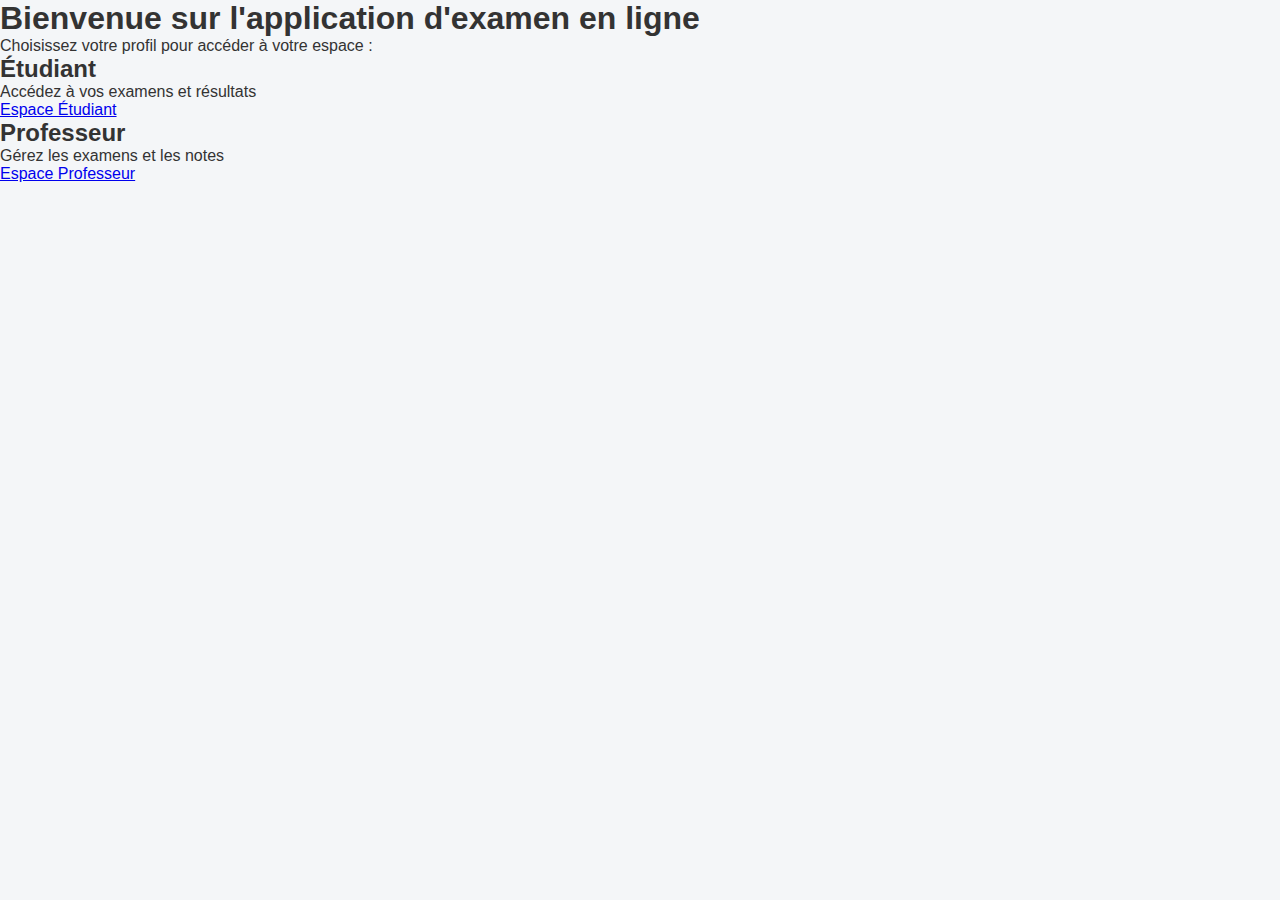
<file: index.html>
<!DOCTYPE html>
<html lang="fr">
<head>
    <meta charset="UTF-8">
    <meta name="viewport" content="width=device-width, initial-scale=1.0">
    <title>Portail Examen en Ligne</title>
    <link rel="stylesheet" href="index.css">
</head>
<body>

    <div class="main-container">
        <h1>Bienvenue sur l'application d'examen en ligne</h1>
        <p>Choisissez votre profil pour accéder à votre espace :</p>

        <div class="user-selection">
            <div class="user-card">
                <h2>Étudiant</h2>
                <p>Accédez à vos examens et résultats</p>
                <a href="index-form(étudiant).html" class="btn">Espace Étudiant</a>
            </div>

            <div class="user-card">
                <h2>Professeur</h2>
                <p>Gérez les examens et les notes</p>
                <a href="index-form(prof).html" class="btn">Espace Professeur</a>
            </div>
        </div>
    </div>
    <script src="index.js"></script>

</body>
</html>
</file>
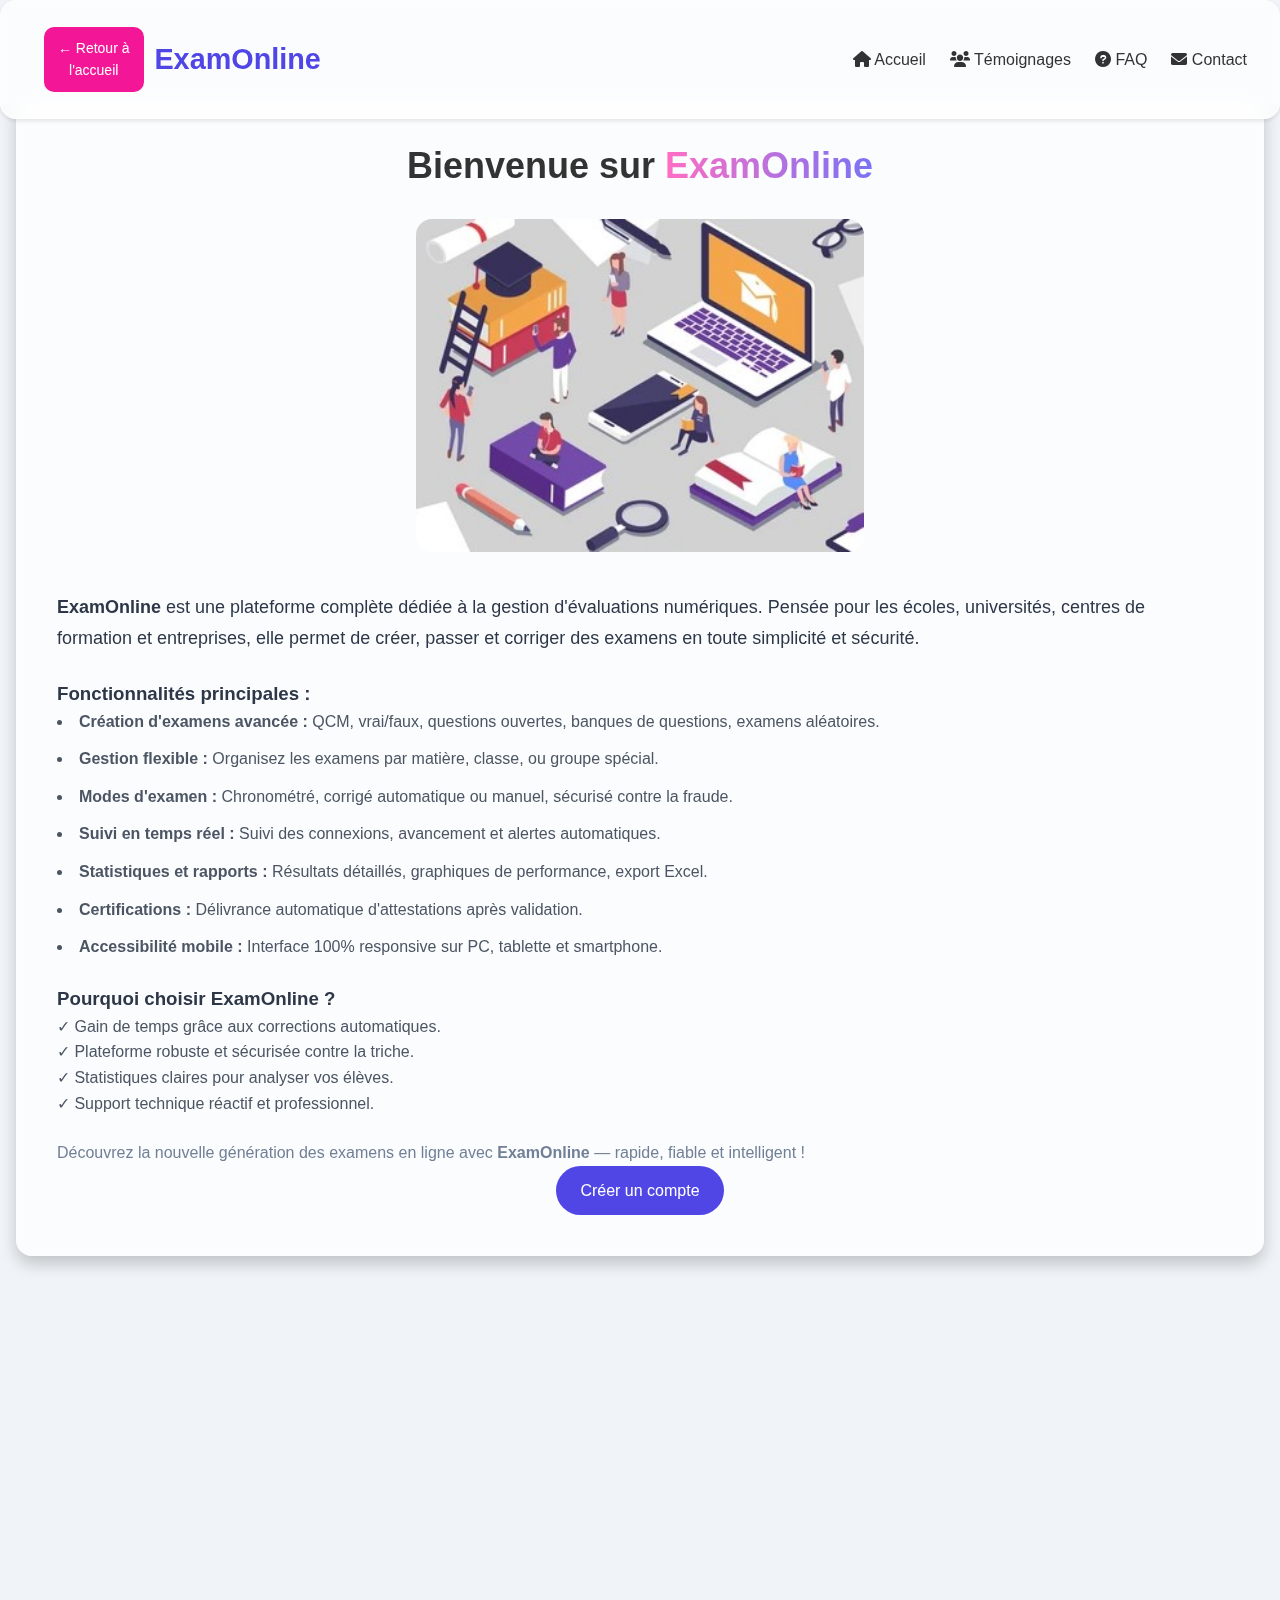
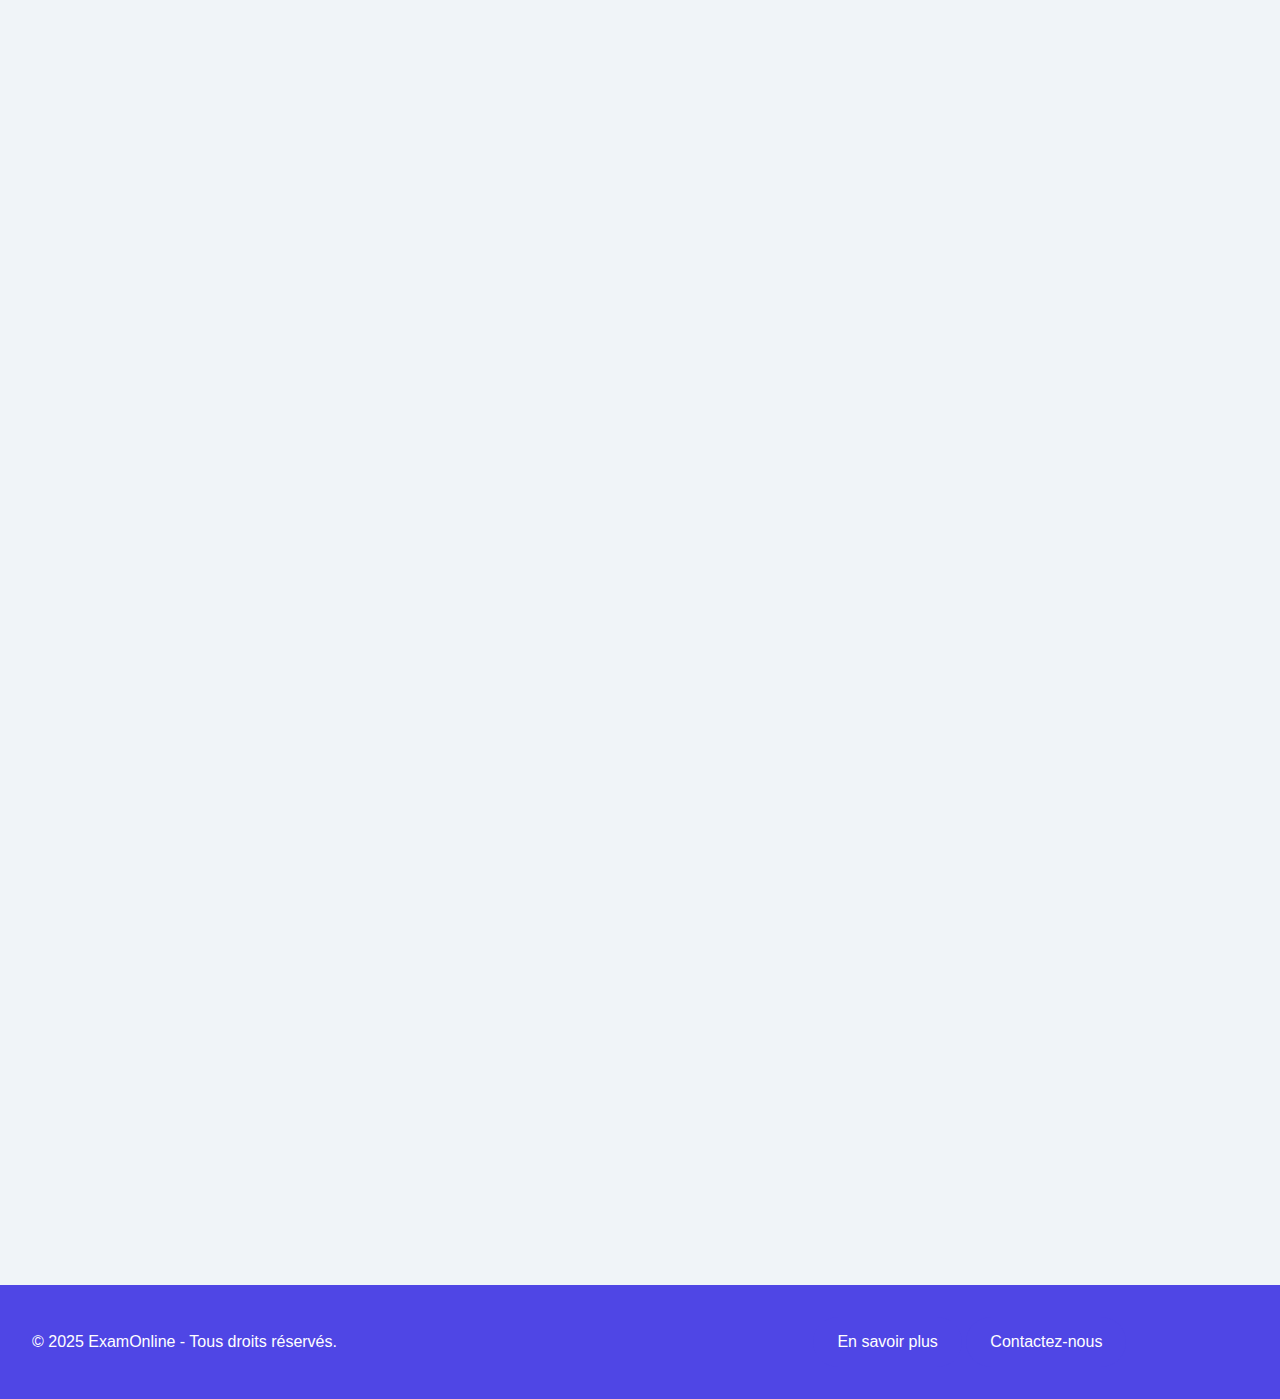
<file: description.html>
<!DOCTYPE html>
<html lang="fr">
<head>
  <meta charset="UTF-8">
  <meta name="viewport" content="width=device-width, initial-scale=1">
  <title>ExamOnline - Plateforme d'Examens en Ligne</title>

  <!-- FontAwesome pour les icônes -->
  <link rel="stylesheet" href="https://cdnjs.cloudflare.com/ajax/libs/font-awesome/6.0.0-beta3/css/all.min.css">
  <link rel="icon" href="img/logo.app.png" type="image/x-icon">
  <style>
    /* --- CSS intégré --- */

    /* Reset */
    * {
      margin: 0;
      padding: 0;
      box-sizing: border-box;
    }

    html {
      scroll-behavior: smooth;
    }

    body {
      font-family: 'Poppins', sans-serif;
      background: #f0f4f8;
      color: #333;
      line-height: 1.6;
    }

    /* Navbar */
    .navbar {
      position: fixed;
      width: 100%;
      top: 0;
      left: 0;
      background: rgba(255, 255, 255, 0.9);
      padding: 1rem 2rem;
      display: flex;
      justify-content: center;
      align-items: center;
      z-index: 1000;
      backdrop-filter: blur(10px);
      box-shadow: 0 2px 4px rgba(0, 0, 0, 0.1);
    }

    .container {
      width: 90%;
      max-width: 1200px;
      display: flex;
      justify-content: space-between;
      align-items: center;
    }

    .logo {
      font-size: 1.8rem;
      font-weight: bold;
      color: #4f46e5;
    }
    

    .nav-links {
      display: flex;
      gap: 1.5rem;
      list-style: none;
    }
/* Style du lien en bloc */
.btn-back {
  display: inline-block; /* Permet de le rendre comme un bloc, mais sur une seule ligne */
  background:rgb(243, 23, 151); /* Couleur de fond */
  color: #fff; /* Couleur du texte */
  padding: 10px 10px; /* Espacement interne */
  border-radius: 10px; /* Bordure arrondie */
  text-decoration: none; /* Enlève le soulignement */
  font-size: 14px; /* Taille du texte */
  text-align: center; /* Centre le texte à l'intérieur du lien */
  width: 50%; /* Prend toute la largeur disponible */
  max-width: 100px; /* Limite la largeur à 300px si nécessaire */
  margin: 10px auto; /* Ajoute de l'espace autour du lien et le centre horizontalement */
  transition: background 0.3s ease; /* Animation de changement de couleur */
}

/* Effet au survol du lien */
.btn-back:hover {
  background: #4338ca; /* Couleur de fond au survol */
}

    .nav-links a {
      color: #333;
      text-decoration: none;
      font-weight: 500;
      transition: color 0.3s;
    }

    .nav-links a:hover {
      color: #4f46e5;
    }

    /* Sections */
    section {
      padding: 4rem 2rem;
    }

    .bg-white {
      background: white;
    }

    .glass-effect {
      background: rgba(255, 255, 255, 0.7);
      backdrop-filter: blur(8px);
      border: 1px solid rgba(255, 255, 255, 0.3);
      border-radius: 1rem;
    }

    .rounded-xl {
      border-radius: 1rem;
    }

    .shadow-xl {
      box-shadow: 0 8px 16px rgba(0, 0, 0, 0.2);
    }

    .text-center {
      text-align: center;
    }

    .p-10 {
      padding: 2.5rem;
    }

    .mx-4 {
      margin-left: 1rem;
      margin-right: 1rem;
    }

    .mt-24 {
      margin-top: 6rem;
    }

    .flex {
      display: flex;
    }

    .flex-col {
      flex-direction: column;
    }

    .lg\\:flex-row {
      flex-direction: row;
    }

    .items-center {
      align-items: center;
    }

    .gap-10 {
      gap: 2.5rem;
    }

    .max-w-md {
      max-width: 28rem;
    }

    .w-full {
      width: 100%;
    }

    .text-lg {
      font-size: 1.125rem;
    }

    .leading-relaxed {
      line-height: 1.75;
    }

    .text-4xl {
      font-size: 2.25rem;
    }

    .font-semibold {
      font-weight: 600;
    }

    .mb-6 {
      margin-bottom: 1.5rem;
    }

    .space-y-3 > * + * {
      margin-top: 0.75rem;
    }

    .text-gray-700 {
      color: #4b5563;
    }

    .text-gray-600 {
      color: #718096;
    }

    .text-gray-800 {
      color: #2d3748;
    }

    .btn-primary {
      display: inline-block;
      background: #4f46e5;
      color: white;
      padding: 0.75rem 1.5rem;
      border-radius: 9999px;
      font-size: 1rem;
      transition: background 0.3s;
      text-decoration: none;
    }

    .btn-primary:hover {
      background: #3730a3;
    }

    .list-disc {
      list-style-type: disc;
    }

    .list-inside {
      list-style-position: inside;
    }

    /* Rainbow Text */
    .rainbow-text {
      background: linear-gradient(90deg, #ff6ec4, #7873f5);
      -webkit-background-clip: text;
      -webkit-text-fill-color: transparent;
    }

    /* Footer */
    .footer {
      margin-top: 4rem;
      padding: 2rem;
      background: #4f46e5;
      color: white;
      text-align: center;
    }

    /* Animation de Fade-in */
    section {
      opacity: 0;
      transform: translateY(30px);
      transition: opacity 1s ease, transform 1s ease;
    }

    section.fade-in {
      opacity: 1;
      transform: translateY(0);
    }

    /* Responsive */
    @media (max-width: 768px) {
      .flex {
        flex-direction: column;
      }
    }
  </style>
</head>

<body>

  <!-- Navbar -->
  <header class="navbar glass-effect"> 
    <a href="index.html" class="btn-back">← Retour à l'accueil</a>

    <div class="container">
      <h1 class="logo">ExamOnline</h1>
      <nav>
        <ul class="nav-links">
          <li><a href="#presentation"><i class="fas fa-home"></i> Accueil</a></li>
          <li><a href="#testimonials"><i class="fas fa-users"></i> Témoignages</a></li>
          <li><a href="#faq"><i class="fas fa-question-circle"></i> FAQ</a></li>
          <li><a href="#contact-form"><i class="fas fa-envelope"></i> Contact</a></li>
        </ul>
      </nav>
    </div>
  </header>

  <!-- Présentation -->
  <section id="presentation" class="p-10 bg-white glass-effect rounded-xl shadow-xl mx-4 mt-24">
    <h2 class="text-4xl font-semibold mb-6 text-center">
      Bienvenue sur <span class="rainbow-text">ExamOnline</span>
    </h2>

    <div class="flex flex-col lg:flex-row items-center gap-10">
      <img src="img/img_6.jpg" alt="Présentation de ExamOnline" class="rounded-xl shadow-lg w-full max-w-md">
      
      <div class="text-gray-800">
        <p class="text-lg leading-relaxed mb-6">
          <strong>ExamOnline</strong> est une plateforme complète dédiée à la gestion d'évaluations numériques. Pensée pour les écoles, universités, centres de formation et entreprises, elle permet de créer, passer et corriger des examens en toute simplicité et sécurité.
        </p>

        <h3 class="text-2xl font-semibold mb-4">Fonctionnalités principales :</h3>
        <ul class="list-disc list-inside space-y-3 mb-6 text-gray-700">
          <li><strong>Création d'examens avancée :</strong> QCM, vrai/faux, questions ouvertes, banques de questions, examens aléatoires.</li>
          <li><strong>Gestion flexible :</strong> Organisez les examens par matière, classe, ou groupe spécial.</li>
          <li><strong>Modes d'examen :</strong> Chronométré, corrigé automatique ou manuel, sécurisé contre la fraude.</li>
          <li><strong>Suivi en temps réel :</strong> Suivi des connexions, avancement et alertes automatiques.</li>
          <li><strong>Statistiques et rapports :</strong> Résultats détaillés, graphiques de performance, export Excel.</li>
          <li><strong>Certifications :</strong> Délivrance automatique d'attestations après validation.</li>
          <li><strong>Accessibilité mobile :</strong> Interface 100% responsive sur PC, tablette et smartphone.</li>
        </ul>

        <h3 class="text-2xl font-semibold mb-4">Pourquoi choisir ExamOnline ?</h3>
        <p class="text-md text-gray-700 mb-2">✓ Gain de temps grâce aux corrections automatiques.</p>
        <p class="text-md text-gray-700 mb-2">✓ Plateforme robuste et sécurisée contre la triche.</p>
        <p class="text-md text-gray-700 mb-2">✓ Statistiques claires pour analyser vos élèves.</p>
        <p class="text-md text-gray-700 mb-6">✓ Support technique réactif et professionnel.</p>

        <p class="text-md text-gray-600 italic">
          Découvrez la nouvelle génération des examens en ligne avec <strong>ExamOnline</strong> — rapide, fiable et intelligent !
        </p>

        <div class="mt-6 text-center">
          <a href="home.html" class="btn-primary">Créer un compte</a>
        </div>
      </div>
    </div>
  </section>

  <!-- Section Témoignages -->
  <section id="testimonials" class="p-10 mt-24 bg-white glass-effect rounded-xl shadow-xl mx-4">
    <h2 class="text-4xl font-semibold mb-6 text-center">
      Ce que nos utilisateurs disent
    </h2>

    <div class="flex flex-col lg:flex-row items-center gap-10">
      <div class="max-w-md text-center">
        <p class="text-lg text-gray-700 mb-4">"ExamOnline a simplifié notre gestion d'examens, et la correction automatique nous fait gagner un temps précieux."</p>
        <strong class="text-xl">Jean Dupont</strong>
        <p class="text-gray-600">Professeur à l'Université de Paris</p>
      </div>

      <div class="max-w-md text-center">
        <p class="text-lg text-gray-700 mb-4">"Une plateforme intuitive, sécurisée et fiable. Les statistiques détaillées nous aident à mieux suivre nos étudiants."</p>
        <strong class="text-xl">Marie Lemoine</strong>
        <p class="text-gray-600">Responsable pédagogique chez ABC Formation</p>
      </div>
    </div>
  </section>

  <!-- Section FAQ -->
  <section id="faq" class="p-10 mt-24 bg-gray-100 rounded-xl shadow-xl mx-4">
    <h2 class="text-4xl font-semibold mb-6 text-center">
      Questions Fréquentes
    </h2>

    <div class="space-y-6">
      <div>
        <h3 class="text-2xl font-semibold">Comment créer un examen ?</h3>
        <p class="text-lg text-gray-700">Vous pouvez facilement créer un examen en sélectionnant des types de questions, en définissant un temps limite et en ajoutant des instructions pour vos étudiants.</p>
      </div>
      <div>
        <h3 class="text-2xl font-semibold">Est-ce que la plateforme est sécurisée ?</h3>
        <p class="text-lg text-gray-700">Oui, notre plateforme utilise des protocoles de sécurité avancés pour protéger vos données et prévenir la fraude pendant les examens.</p>
      </div>
      <div>
        <h3 class="text-2xl font-semibold">Puis-je suivre l'avancement des étudiants pendant l'examen ?</h3>
        <p class="text-lg text-gray-700">Oui, vous pouvez suivre en temps réel l'avancement des étudiants et être alerté en cas de problème.</p>
      </div>
    </div>
  </section>

  <!-- Formulaire de Contact -->
  <section id="contact-form" class="p-10 mt-24 bg-white glass-effect rounded-xl shadow-xl mx-4">
    <h2 class="text-4xl font-semibold mb-6 text-center">
      Contactez-nous
    </h2>

    <form action="#" method="POST" class="space-y-6">
      <div>
        <label for="name" class="text-lg text-gray-700">Votre nom :</label>
        <input type="text" id="name" name="name" class="w-full p-3 border rounded-xl shadow-sm" required>
      </div>

      <div>
        <label for="email" class="text-lg text-gray-700">Votre email :</label>
        <input type="email" id="email" name="email" class="w-full p-3 border rounded-xl shadow-sm" required>
      </div>

      <div>
        <label for="message" class="text-lg text-gray-700">Votre message :</label>
        <textarea id="message" name="message" class="w-full p-3 border rounded-xl shadow-sm" rows="5" required></textarea>
      </div>

      <div class="text-center">
        <button type="submit" class="btn-primary">Envoyer le message</button>
      </div>
    </form>
  </section>

  <!-- Footer -->
  <footer id="contact" class="footer">
    <div class="container">
      <p>© 2025 ExamOnline - Tous droits réservés.</p>
      <div class="mt-4">
        <a href="index.html" class="btn-primary mx-2">En savoir plus</a>
        <a href="index.html" class="btn-primary mx-2">Contactez-nous</a>
      </div>
    </div>
  </footer>

  <!-- JavaScript intégré -->
  <script>
    document.addEventListener('DOMContentLoaded', () => {
      const sections = document.querySelectorAll('section');

      const observer = new IntersectionObserver((entries) => {
        entries.forEach(entry => {
          if (entry.isIntersecting) {
            entry.target.classList.add('fade-in');
          }
        });
      }, { threshold: 0.5 });

      sections.forEach(section => {
        observer.observe(section);
      });

      // Smooth scroll for nav links
      const navLinks = document.querySelectorAll('.nav-links a');

      navLinks.forEach(link => {
        link.addEventListener('click', (event) => {
          event.preventDefault();
          const targetId = event.target.getAttribute('href').substring(1);
          const targetElement = document.getElementById(targetId);
          window.scrollTo({
            top: targetElement.offsetTop - 80, 
            behavior: 'smooth'
          });
        });
      });
    });
  </script>
</body>
</html>
</file>
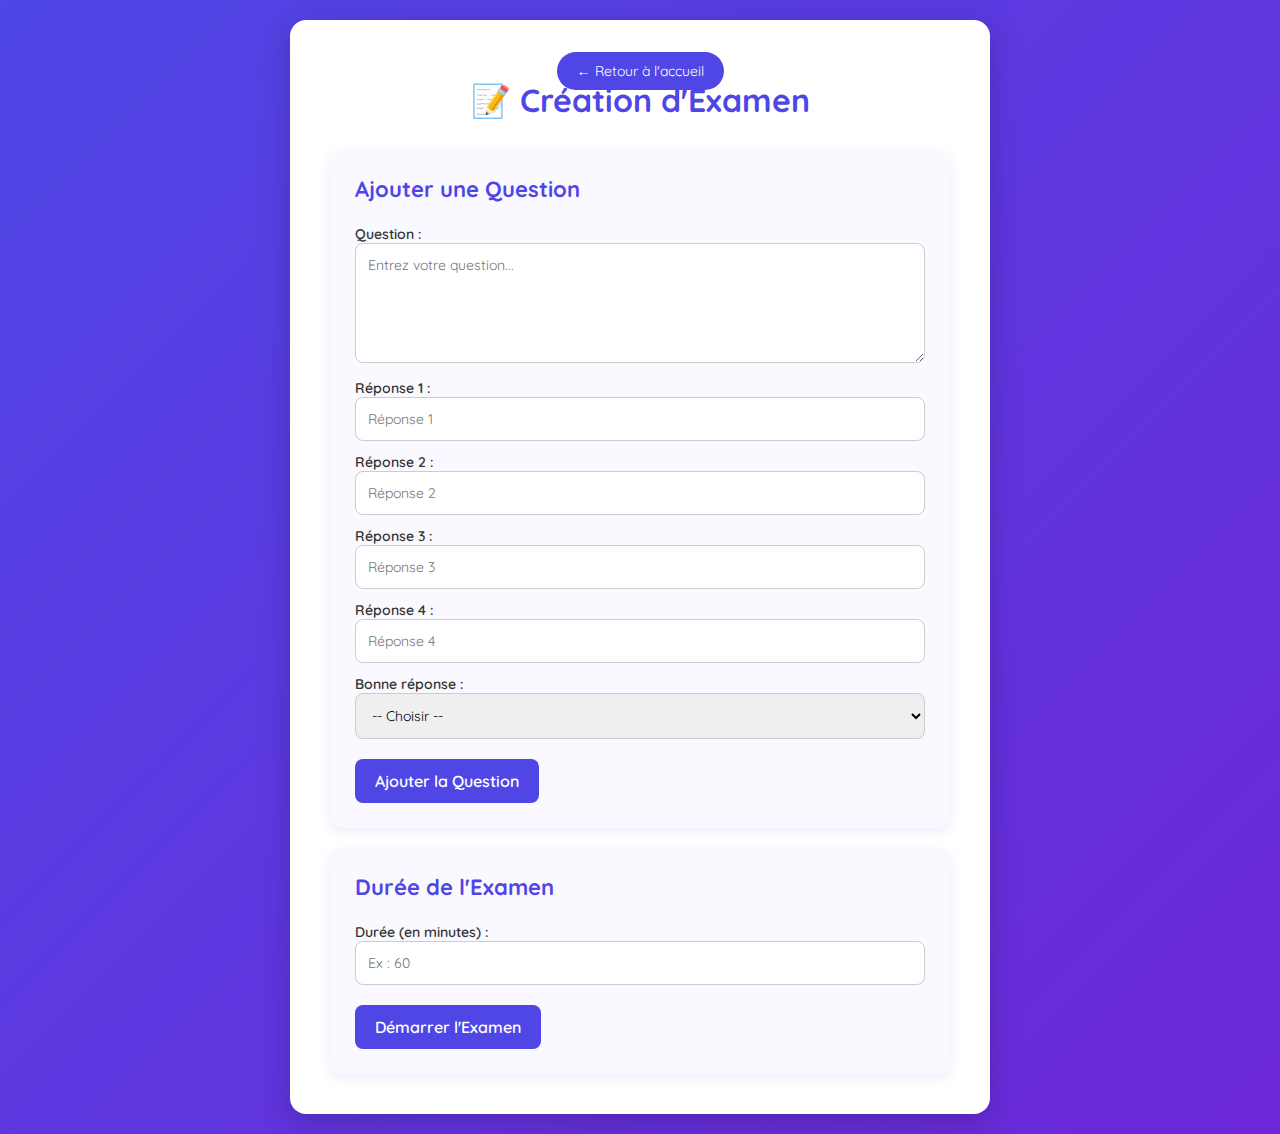
<file: exam(prof).html>
<!DOCTYPE html>
<html lang="fr">
<head>
  <meta charset="UTF-8">
  <meta name="viewport" content="width=device-width, initial-scale=1">
  <title>ExamOnline - Création d'Examen</title>
  <link href="https://fonts.googleapis.com/css2?family=Quicksand:wght@400;600&display=swap" rel="stylesheet">
  <link rel="stylesheet" href="exam(prof).css">
  <link rel="icon" href="img/logo.app.png" type="image/x-icon">
  <script defer src="exam(prof).js"></script>

</head>
<body>

  <div class="container">
    <header>
      <div class="header-top">
        <a href="index.html" class="btn-back">← Retour à l'accueil</a>
      </div>

      <div class="header-main">
        <h1>📝 Création d'Examen</h1>
      </div>
    </header>
    <main>
      <form id="exam-form">
        <div class="question-section">
          <h2>Ajouter une Question</h2>

          <label for="question">Question :</label>
          <textarea id="question" placeholder="Entrez votre question..." required></textarea>

          <label for="answer1">Réponse 1 :</label>
          <input type="text" id="answer1" placeholder="Réponse 1" required>

          <label for="answer2">Réponse 2 :</label>
          <input type="text" id="answer2" placeholder="Réponse 2" required>

          <label for="answer3">Réponse 3 :</label>
          <input type="text" id="answer3" placeholder="Réponse 3" required>

          <label for="answer4">Réponse 4 :</label>
          <input type="text" id="answer4" placeholder="Réponse 4" required>

          <label for="correct-answer">Bonne réponse :</label>
          <select id="correct-answer" required>
            <option value="">-- Choisir --</option>
            <option value="1">Réponse 1</option>
            <option value="2">Réponse 2</option>
            <option value="3">Réponse 3</option>
            <option value="4">Réponse 4</option>
          </select>

          <button type="button" id="add-question" class="btn-primary">Ajouter la Question</button>
        </div>

        <div class="time-section">
          <h2>Durée de l'Examen</h2>
          <label for="exam-duration">Durée (en minutes) :</label>
          <input type="number" id="exam-duration" placeholder="Ex : 60" required>

          <button type="submit" id="start-exam" class="btn-start">Démarrer l'Examen</button>
        </div>
      </form>

      <div id="exam-countdown" class="hidden">
        <h3>⏳ Temps restant : <span id="countdown"></span></h3>
      </div>
    </main>
  </div>

</body>
</html>
</file>
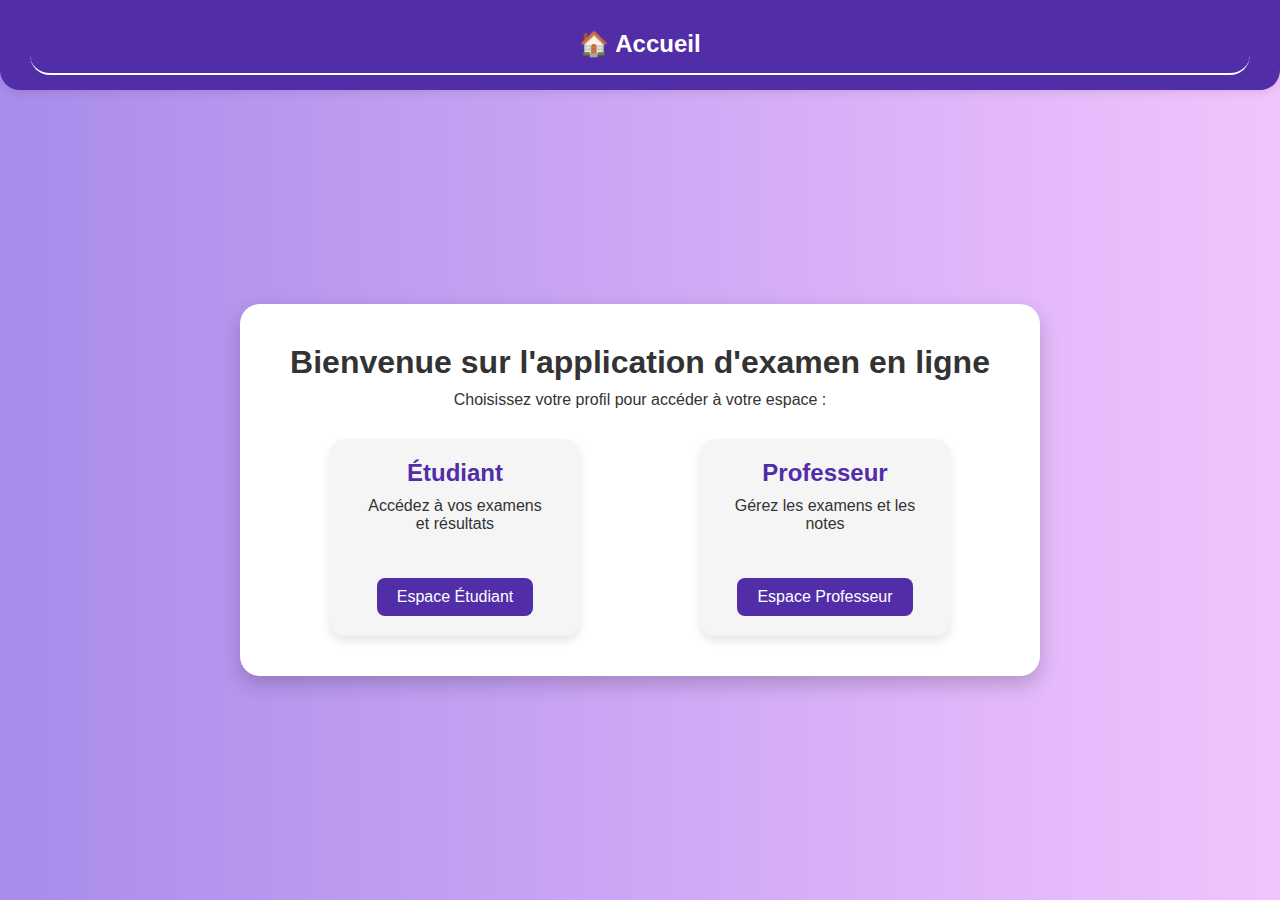
<file: home.html>
<!DOCTYPE html>
<html lang="fr">
<head>
    <meta charset="UTF-8">
    <meta name="viewport" content="width=device-width, initial-scale=1.0">
    <title>Portail Examen en Ligne</title>
    <link rel="stylesheet" href="home.css">
    <link rel="icon" href="img/logo.app.png" type="image/x-icon">
</head>
<body>

    <nav class="navbar">
        <a href="index.html" class="logo-block">🏠 Accueil</a>
    </nav>
    

    <div class="main-container">
        <h1>Bienvenue sur l'application d'examen en ligne</h1>
        <p>Choisissez votre profil pour accéder à votre espace :</p>

        <div class="user-selection">
            <div class="user-card">
                <h2>Étudiant</h2>
                <p>Accédez à vos examens et résultats</p>
                <a href="index-form(étudiant).html" class="btn">Espace Étudiant</a>
            </div>

            <div class="user-card">
                <h2>Professeur</h2>
                <p>Gérez les examens et les notes</p>
                <a href="index-form(prof).html" class="btn">Espace Professeur</a>
            </div>
        </div>
    </div>

    <script src="home.js"></script>
</body>
</html>
</file>
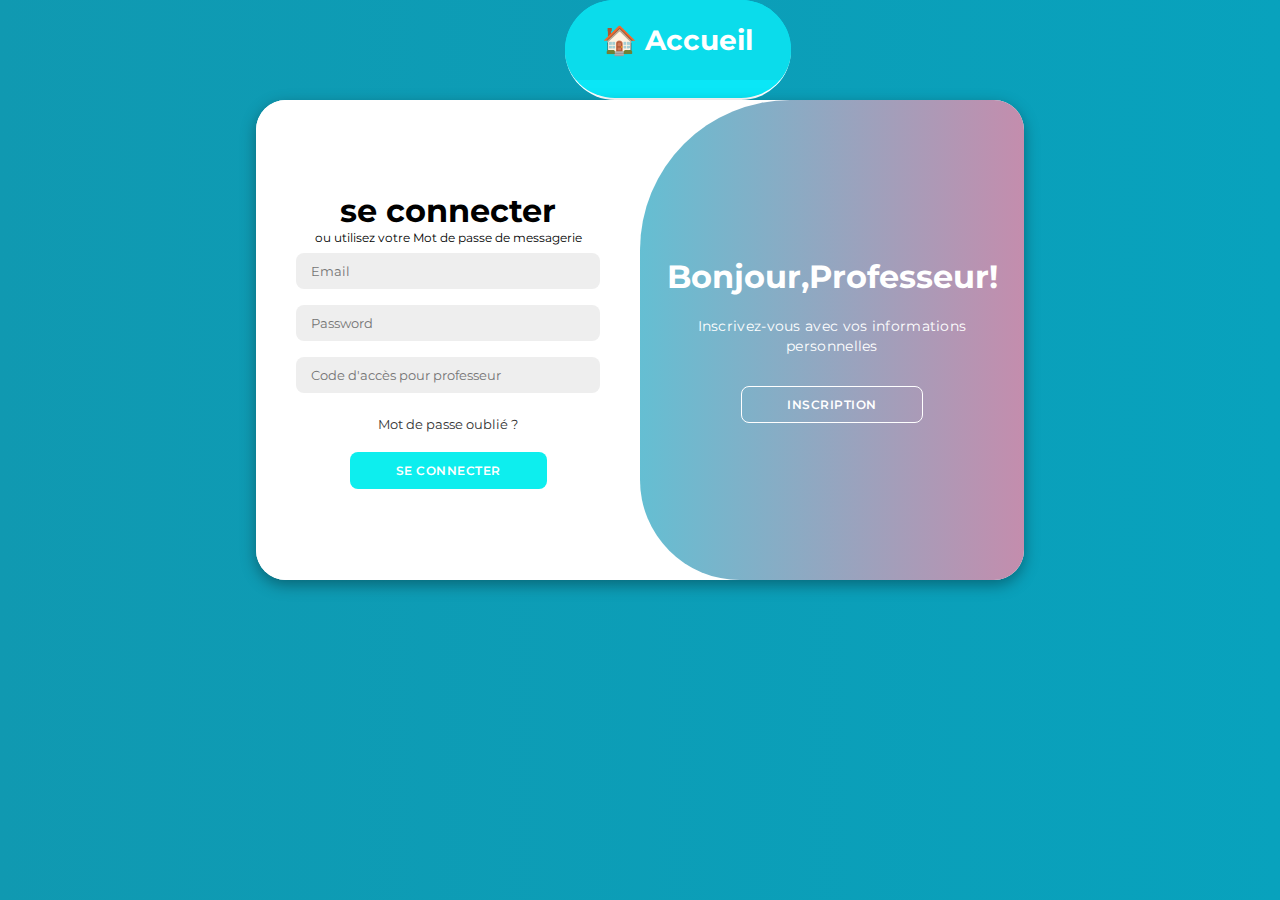
<file: index-form(prof).html>
<!DOCTYPE html>
<html lang="en">
<head>
    <meta charset="UTF-8">
    <meta name="viewport" content="width=device-width, initial-scale=1.0">
    <link rel="stylesheet" href="https://cdnjs.cloudflare.com/ajax/libs/font-awesome/6.4.2/css/all.min.css">
    <link rel="stylesheet" href="style(prof).css">
    <link rel="icon" href="img/logo.app.png" type="image/x-icon">
    <title>Connexion professeur</title>
</head>
<body>

    <nav class="navbar">
        <div class="logo-wrapper">
            <a href="index.html" class="logo-block">🏠 Accueil</a>
        </div>
    </nav>


    <div class="container" id="container">
        <div class="form-container sign-up">
            <form>
                <h1>Créer un compte</h1>
                
                <span>ou utilisez votre adresse e-mail pour inscription</span>
                <input type="text" placeholder="Name">
                <input type="email" placeholder="Email">
                <input type="password" placeholder="Password">
                <button>S'inscrire</button>
            </form>
        </div>
        <div class="form-container sign-in">
            <form>
                <h1>se connecter </h1>
                <span> ou utilisez votre Mot de passe de messagerie </span>
                <input type="email" placeholder="Email">
                <input type="password" placeholder="Password">
                <input type="text" placeholder="Code d'accès pour professeur" id="accessCode">
                <a href="#">Mot de passe oublié ?</a>
                <button>Se connecter</button>
            </form>
        </div>
        <div class="toggle-container">
            <div class="toggle">
                <div class="toggle-panel toggle-left">
                    <h1>Bienvenue!</h1>
                    <p>saisissez vos informations personnelles pour utiliser l'application </p>
                    <button class="hidden" id="login">Connexion</button>
                </div>
                <div class="toggle-panel toggle-right">
                    <h1>Bonjour,Professeur!</h1>
                    <p>Inscrivez-vous avec vos informations personnelles</p>
                    <button class="hidden" id="register">Inscription</button>
                </div>
            </div>
        </div>
    </div>

    <script src="script(prof).js"></script>
</body>


</html>
</file>
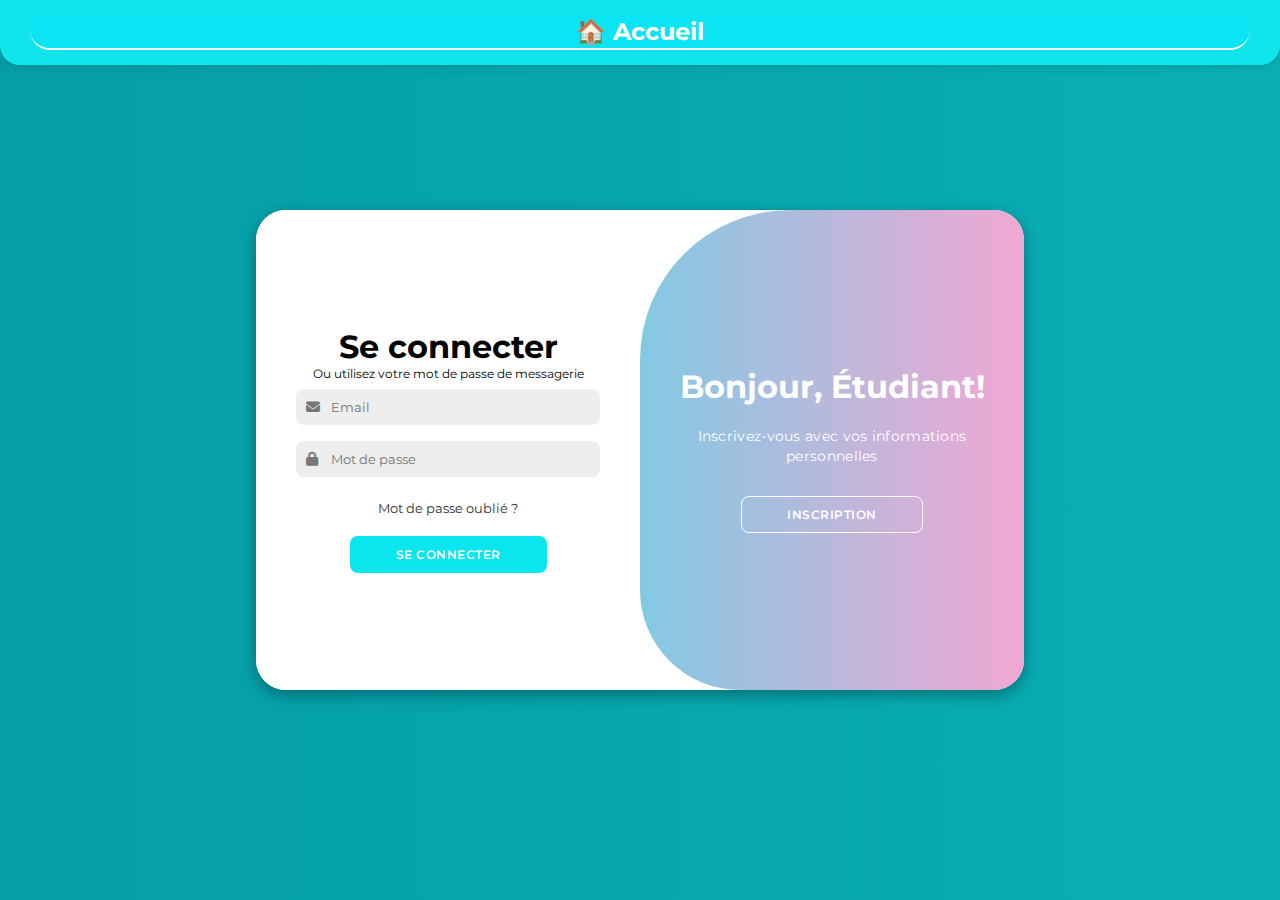
<file: index-form(étudiant).html>
<!-- inchangé : début HTML -->
<!DOCTYPE html>
<html lang="en">
<head>
  <meta charset="UTF-8">
  <meta name="viewport" content="width=device-width, initial-scale=1.0">
  <link rel="stylesheet" href="https://cdnjs.cloudflare.com/ajax/libs/font-awesome/6.4.2/css/all.min.css">
  <link rel="stylesheet" href="style(étudiant).css">
  <link rel="icon" href="img/logo.app.png" type="image/x-icon">
  <title>Connexion étudiant</title>
</head>
<body class="fade-in">
  <nav class="navbar">
    <a href="index.html" class="logo-block">🏠 Accueil</a>
  </nav>

  <div class="container" id="container">
    <div class="form-container sign-up">
      <form id="register-form">
        <h1>Créer un compte</h1>
        <span>ou utilisez votre adresse e-mail pour inscription</span>

        <div class="input-group">
          <i class="fas fa-user"></i>
          <input type="text" placeholder="Nom complet" required>
        </div>
        <div class="input-group">
          <i class="fas fa-envelope"></i>
          <input type="email" placeholder="Email" required>
        </div>
        <div class="input-group">
          <i class="fas fa-lock"></i>
          <input type="password" placeholder="Mot de passe" id="password" required>
        </div>
        <div class="input-group">
          <i class="fas fa-lock"></i>
          <input type="password" placeholder="Confirmer le mot de passe" id="confirm-password" required>
        </div>
        <div id="password-strength"></div>
        <p class="rgpd-text">En vous inscrivant, vous acceptez notre politique de confidentialité.</p>
        <button type="submit">S'inscrire</button>
      </form>
    </div>

    <div class="form-container sign-in">
      <form>
        <h1>Se connecter</h1>
        <span>Ou utilisez votre mot de passe de messagerie</span>
        <div class="input-group">
          <i class="fas fa-envelope"></i>
          <input type="email" placeholder="Email" required>
        </div>
        <div class="input-group">
          <i class="fas fa-lock"></i>
          <input type="password" placeholder="Mot de passe" required>
        </div>
        <a href="#">Mot de passe oublié ?</a>
        <button type="submit">Se connecter</button>
      </form>
    </div>

    <div class="toggle-container">
      <div class="toggle">
        <div class="toggle-panel toggle-left">
          <h1>Bienvenue!</h1>
          <p>Saisissez vos informations personnelles pour utiliser l'application</p>
          <button class="hidden" id="login">Connexion</button>
        </div>
        <div class="toggle-panel toggle-right">
          <h1>Bonjour, Étudiant!</h1>
          <p>Inscrivez-vous avec vos informations personnelles</p>
          <button class="hidden" id="register">Inscription</button>
        </div>
      </div>
    </div>
  </div>

  <script src="script.js"></script>
</body>
</html>
</file>
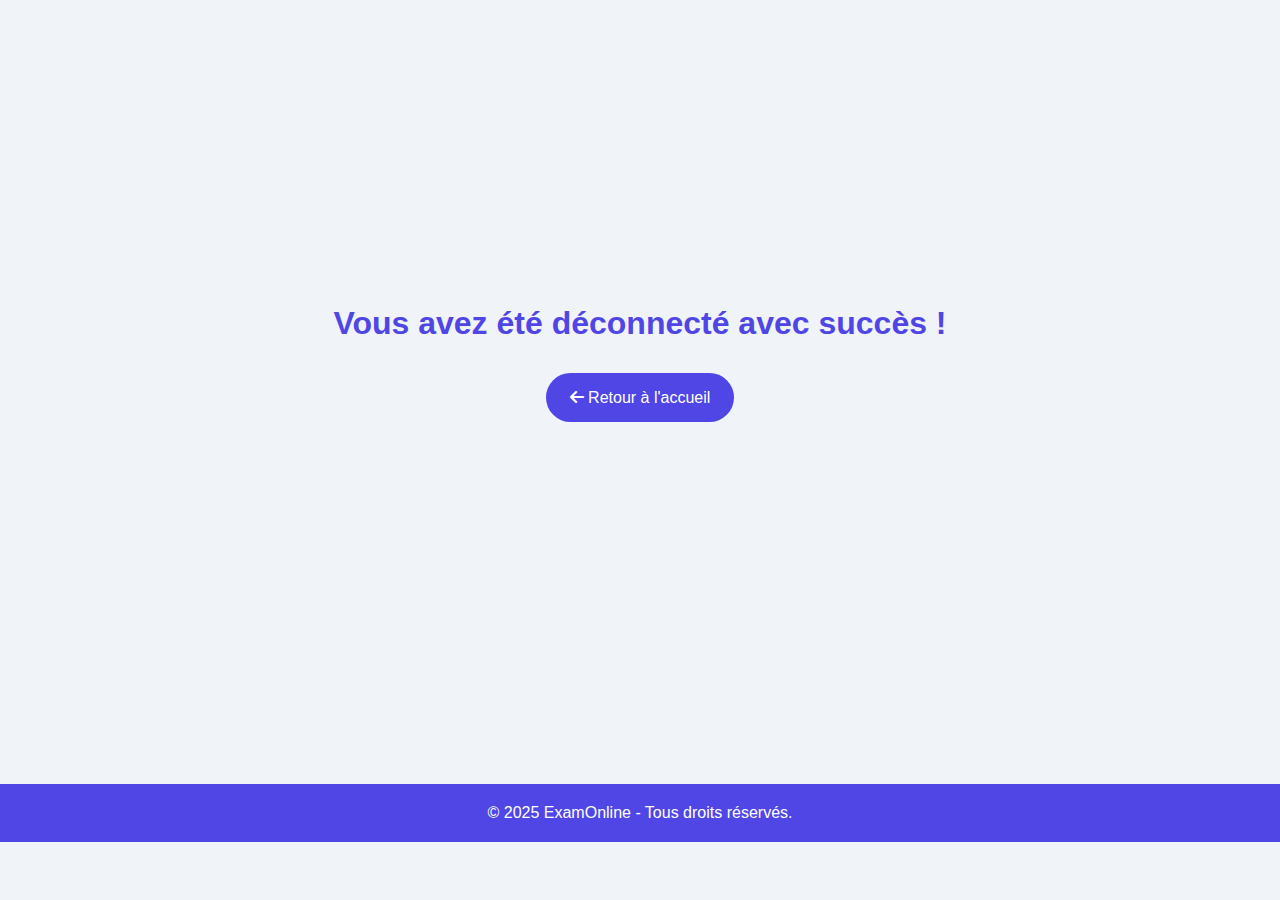
<file: logout.html>
<!DOCTYPE html>
<html lang="fr">
<head>
  <meta charset="UTF-8">
  <meta name="viewport" content="width=device-width, initial-scale=1">
  <link rel="icon" href="img/logo.app.png" type="image/x-icon">
  <title>Déconnexion - ExamOnline</title>

  <!-- FontAwesome pour les icônes -->
  <link rel="stylesheet" href="https://cdnjs.cloudflare.com/ajax/libs/font-awesome/6.0.0-beta3/css/all.min.css">

  <style>
    /* --- CSS intégré --- */
    * {
      margin: 0;
      padding: 0;
      box-sizing: border-box;
    }

    body {
      font-family: 'Poppins', sans-serif;
      background: #f0f4f8;
      color: #333;
      line-height: 1.6;
    }

    /* Page de déconnexion */
    .logout-container {
      display: flex;
      flex-direction: column;
      justify-content: center;
      align-items: center;
      min-height: 80vh;
      text-align: center;
      padding: 2rem;
    }

    .logout-message {
      font-size: 2rem;
      color: #4f46e5;
      margin-bottom: 1.5rem;
    }

    .btn-home {
      display: inline-block;
      padding: 0.75rem 1.5rem;
      background: #4f46e5;
      color: white;
      text-decoration: none;
      border-radius: 9999px;
      font-size: 1rem;
      transition: background 0.3s;
    }

    .btn-home:hover {
      background: #3730a3;
    }

    /* Footer */
    .footer {
      margin-top: 4rem;
      padding: 1rem;
      background: #4f46e5;
      color: white;
      text-align: center;
    }
  </style>
</head>

<body>

  <!-- Page Déconnexion -->
  <main class="logout-container">
    <h1 class="logout-message">Vous avez été déconnecté avec succès !</h1>
    <a href="index.html" class="btn-home"><i class="fas fa-arrow-left"></i> Retour à l'accueil</a>
  </main>

  <!-- Footer -->
  <footer class="footer">
    © 2025 ExamOnline - Tous droits réservés.
  </footer>

  <!-- JavaScript -->
  <script>
    // Message de confirmation dans la console
    document.addEventListener('DOMContentLoaded', function() {
      console.log('Utilisateur déconnecté.');
    });
  </script>

</body>
</html>
</file>
<file: index.css>
* {
  box-sizing: border-box;
  margin: 0;
  padding: 0;
}

body {
  font-family: 'Quicksand', sans-serif;
  background-color: #f4f6f8;
  color: #333;
}

.container {
  display: flex;
  min-height: 100vh;
}

.sidebar {
  width: 230px;
  background: #2c3e50;
  color: white;
  padding: 20px;
}

.logo {
  font-size: 28px;
  font-weight: bold;
}
.logo span {
  color: #4ecdc4;
}

.sidebar nav a {
  display: block;
  padding: 20px;
  color: white;
  margin-top: 10px;
  border-radius: 8px;
  text-decoration: none;
  transition: background 0.2s;
}
.sidebar nav a.active,
.sidebar nav a:hover {
  background-color: #4ecdc4;
  color:rgb(7, 10, 10);
}

.main {
  flex: 1;
  padding: 20px;
}

.top-navbar {
  display: flex;
  justify-content: space-between;
  align-items: center;
  background:rgb(5, 13, 14);
  color: white;
  padding: 10px 20px;
  border-radius: 8px;
}

.top-menu a {
  color: white;
  margin-left: 20px;
  text-decoration: none;
}

.page-header {
  display: flex;
  justify-content: space-between;
  align-items: center;
  margin: 20px 0;
}

.user img {
  width: 45px;
  height: 45px;
  border-radius: 50%;
  border: 2px solid #4ecdc4;
}

.hero-banner {
  position: relative;
  border-radius: 20px;
  overflow: hidden;
  margin-bottom: 20px;
}

.hero-banner img {
  width: 100%;
  height: 220px;
  object-fit: cover;
  filter: brightness(0.7);
}

.hero-text {
  position: absolute;
  top: 50%;
  left: 30px;
  transform: translateY(-50%);
  color: white;
  font-size: 1.5rem;
  text-shadow: 1px 1px 5px rgba(0,0,0,0.5);
}

.dashboard {
  display: grid;
  grid-template-columns: repeat(auto-fit, minmax(200px, 1fr));
  gap: 20px;
  margin-bottom: 30px;
}

.card {
  background: white;
  border-radius: 12px;
  padding: 20px;
  box-shadow: 0 4px 12px rgba(0,0,0,0.1);
  transition: 0.3s;
  text-align: center;
}

.card:hover {
  transform: translateY(-5px);
}

.cours {
  background: white;
  padding: 20px;
  border-radius: 12px;
  margin-bottom: 20px;
}

.cours-list {
  display: flex;
  gap: 20px;
  margin-top: 10px;
}

.cours-card {
  background: #f7f7f7;
  padding: 15px;
  border-radius: 10px;
  width: 30%;
  box-shadow: 0 4px 10px rgba(0,0,0,0.05);
}

.cours-card img {
  width: 100%;
  height: 120px;
  object-fit: cover;
  border-radius: 8px;
  margin-bottom: 10px;
}

.examens ul {
  list-style: none;
  padding-left: 0;
}

.examens li {
  margin-bottom: 8px;
}

.avis-section blockquote {
  background: #fff3cd;
  padding: 15px;
  border-left: 5px solid #ffc107;
  margin-bottom: 10px;
  border-radius: 5px;
  font-style: italic;
}
</file>
<file: exam(prof).css>
* {
  margin: 0;
  padding: 0;
  box-sizing: border-box;
  font-family: 'Quicksand', sans-serif;
}

body {
  background: linear-gradient(135deg, #4f46e5, #6d28d9);
  min-height: 100vh;
  display: flex;
  justify-content: center;
  align-items: center;
  padding: 20px;
  color: #333;
}

.container {
  background: #fff;
  padding: 40px;
  border-radius: 16px;
  box-shadow: 0 8px 32px rgba(0, 0, 0, 0.2);
  width: 700px;
  max-width: 100%;
}

header {
  text-align: center;
  margin-bottom: 30px;
  position: relative;
}

h1 {
  font-size: 32px;
  font-weight: 700;
  color: #4f46e5;
}

.btn-back {
  background: #4f46e5;
  color: #fff;
  padding: 10px 20px;
  border-radius: 30px;
  text-decoration: none;
  font-size: 14px;
  transition: background 0.3s;
}

.btn-back:hover {
  background: #4338ca;
}
.btn-back:hover {
  background: #3b3bde;
}

form {
  display: flex;
  flex-direction: column;
  gap: 20px;
}

.question-section, .time-section {
  background: #f9f9ff;
  padding: 25px;
  border-radius: 12px;
  box-shadow: 0 4px 12px rgba(79, 70, 229, 0.1);
}

h2 {
  font-size: 22px;
  margin-bottom: 20px;
  color: #4f46e5;
}

label {
  font-size: 14px;
  font-weight: 600;
  margin: 10px 0 5px;
}

textarea,
input,
select {
  width: 100%;
  padding: 12px;
  margin-bottom: 10px;
  border-radius: 8px;
  border: 1px solid #ccc;
  font-size: 14px;
  transition: border-color 0.3s;
}

textarea:focus,
input:focus,
select:focus {
  border-color: #4f46e5;
  outline: none;
}

textarea {
  resize: vertical;
  min-height: 120px;
}

.btn-primary, .btn-start {
  background: #4f46e5;
  color: white;
  padding: 12px 20px;
  border: none;
  border-radius: 8px;
  font-weight: 600;
  font-size: 16px;
  cursor: pointer;
  transition: background 0.3s;
  margin-top: 10px;
}

.btn-primary:hover, .btn-start:hover {
  background: #4338ca;
}

#exam-countdown {
  text-align: center;
  margin-top: 30px;
  font-size: 22px;
  font-weight: bold;
  color: #4f46e5;
}

.hidden {
  display: none;
}

/* Responsive */
@media (max-width: 768px) {
  .container {
    padding: 20px;
  }

  header h1 {
    font-size: 24px;
  }
}
</file>
<file: home.css>
/* Réinitialisation */
* {
    margin: 0;
    padding: 0;
    box-sizing: border-box;
    font-family: 'Segoe UI', sans-serif;
}

/* Corps de la page */
body {
    background: linear-gradient(to right, #a88beb, #f2c4fe);
    display: flex;
    justify-content: center;
    align-items: center;
    height: 100vh;
    color: #333;
    padding: 20px;
    text-align: center;
    position: relative;
}

/* Navbar */
.navbar {
    position: absolute;
    top: 0;
    width: 100%;
    background-color: #512da8;
    padding: 15px 30px;
    box-shadow: 0 2px 10px rgba(0,0,0,0.1);
    border-bottom-left-radius: 20px;
    border-bottom-right-radius: 20px;
    z-index: 10;
}

/* Logo lien */
.logo-block {
    display: block;
    width: 100%;
    background-color: #512da8;
    color: white;
    text-align: center;
    padding: 15px 0;
    font-size: 24px;
    font-weight: bold;
    text-decoration: none;
    border-bottom: 2px solid white;
    border-radius: 0 0 20px 20px;
    transition: background-color 0.3s;
}

.logo-block:hover {
    background-color: #6747c7;
}


/* Conteneur principal */
.main-container {
    background-color: white;
    padding: 40px;
    border-radius: 20px;
    box-shadow: 0 8px 20px rgba(0,0,0,0.2);
    max-width: 800px;
    width: 100%;
    margin-top: 80px; /* Pour ne pas être caché sous la navbar */
}

.main-container h1 {
    margin-bottom: 10px;
}

.main-container p {
    margin-bottom: 30px;
    font-size: 16px;
}

/* Sélection des utilisateurs */
.user-selection {
    display: flex;
    justify-content: space-around;
    flex-wrap: wrap;
    gap: 20px;
}

/* Cartes utilisateurs */
.user-card {
    background-color: #f5f5f5;
    padding: 20px 30px;
    border-radius: 15px;
    width: 250px;
    box-shadow: 0 5px 10px rgba(0,0,0,0.1);
    transition: transform 0.3s;
}

.user-card:hover {
    transform: scale(1.05);
}

.user-card h2 {
    margin-bottom: 10px;
    color: #512da8;
}

/* Boutons */
.btn {
    display: inline-block;
    margin-top: 15px;
    padding: 10px 20px;
    background-color: #512da8;
    color: white;
    border: none;
    border-radius: 8px;
    text-decoration: none;
    transition: background-color 0.3s;
}

.btn:hover {
    background-color: #6747c7;
}
</file>
<file: style(prof).css>
@import url('https://fonts.googleapis.com/css2?family=Montserrat:wght@300;400;500;600;700&display=swap');

*{
    margin: 0;
    padding: 0;
    box-sizing: border-box;
    font-family: 'Montserrat', sans-serif;
}

body {
    background-color: #c9d6ff;
    background: linear-gradient(to right, #1099b1, #08a2bd);
    display: flex;
    flex-direction: column; /* colonne pour empiler */
    align-items: center;
    min-height: 100vh; /* min-height au lieu de height */
    /* PAS justify-content: center sinon tout est au milieu */
}

/* Wrapper pour mieux contrôler le bloc */
.logo-wrapper {
    width: 150%;
    background-color: #0ae7f7;
    border-bottom: 2px solid white;
    border-radius: 50px 50px 50px 50px;
    overflow: hidden;
    height: 100px; /* <<< AJOUTE une hauteur fixe ici */
}


/* Logo lien */
.logo-block {
    display: flex;
    align-items: center;
    justify-content: center;
    width: 100%;
    height: 80px;
    background-color: #0bdceb;
    color: white;
    font-size: 28px;
    font-weight: bold;
    text-decoration: none;
    transition: background-color 0.3s;
}

.logo-block:hover {
    background-color: #0acdf0;
}

.container{
    background-color: #fff;
    border-radius: 30px;
    box-shadow: 0 5px 15px rgba(0, 0, 0, 0.35);
    position: relative;
    overflow: hidden;
    width: 768px;
    max-width: 100%;
    min-height: 480px;
}

.container p{
    font-size: 14px;
    line-height: 20px;
    letter-spacing: 0.3px;
    margin: 20px 0;
}

.container span{
    font-size: 12px;
}

.container a{
    color: #333;
    font-size: 13px;
    text-decoration: none;
    margin: 15px 0 10px;
}

.container button{
    background-color: #0deeee;
    color: #fff;
    font-size: 12px;
    padding: 10px 45px;
    border: 1px solid transparent;
    border-radius: 8px;
    font-weight: 600;
    letter-spacing: 0.5px;
    text-transform: uppercase;
    margin-top: 10px;
    cursor: pointer;
}

.container button.hidden{
    background-color: transparent;
    border-color: #fff;
}

.container form{
    background-color: #fff;
    display: flex;
    align-items: center;
    justify-content: center;
    flex-direction: column;
    padding: 0 40px;
    height: 100%;
}

.container input{
    background-color: #eee;
    border: none;
    margin: 8px 0;
    padding: 10px 15px;
    font-size: 13px;
    border-radius: 8px;
    width: 100%;
    outline: none;
}

.form-container{
    position: absolute;
    top: 0;
    height: 100%;
    transition: all 0.6s ease-in-out;
}

.sign-in{
    left: 0;
    width: 50%;
    z-index: 2;
}

.container.active .sign-in{
    transform: translateX(100%);
}

.sign-up{
    left: 0;
    width: 50%;
    opacity: 0;
    z-index: 1;
}

.container.active .sign-up{
    transform: translateX(100%);
    opacity: 1;
    z-index: 5;
    animation: move 0.6s;
}

@keyframes move{
    0%, 49.99%{
        opacity: 0;
        z-index: 1;
    }
    50%, 100%{
        opacity: 1;
        z-index: 5;
    }
}

.social-icons{
    margin: 20px 0;
}

.social-icons a{
    border: 1px solid #ccc;
    border-radius: 20%;
    display: inline-flex;
    justify-content: center;
    align-items: center;
    margin: 0 3px;
    width: 40px;
    height: 40px;
}

.toggle-container{
    position: absolute;
    top: 0;
    left: 50%;
    width: 50%;
    height: 100%;
    overflow: hidden;
    transition: all 0.6s ease-in-out;
    border-radius: 150px 0 0 100px;
    z-index: 1000;
}

.container.active .toggle-container{
    transform: translateX(-100%);
    border-radius: 0 150px 100px 0;
}

.toggle{
    background-color: #11e3eb;
    height: 100%;
    background: linear-gradient(to right, #05f0f8, #c48dad);
    color: #fff;
    position: relative;
    left: -100%;
    height: 100%;
    width: 200%;
    transform: translateX(0);
    transition: all 0.6s ease-in-out;
}

.container.active .toggle{
    transform: translateX(50%);
}

.toggle-panel{
    position: absolute;
    width: 50%;
    height: 100%;
    display: flex;
    align-items: center;
    justify-content: center;
    flex-direction: column;
    padding: 0 30px;
    text-align: center;
    top: 0;
    transform: translateX(0);
    transition: all 0.6s ease-in-out;
}

.toggle-left{
    transform: translateX(-200%);
}

.container.active .toggle-left{
    transform: translateX(0);
}

.toggle-right{
    right: 0;
    transform: translateX(0);
}

.container.active .toggle-right{
    transform: translateX(200%);
}
</file>
<file: style(étudiant).css>
@import url('https://fonts.googleapis.com/css2?family=Montserrat:wght@300;400;500;600;700&display=swap');

* {
    margin: 0;
    padding: 0;
    box-sizing: border-box;
    font-family: 'Montserrat', sans-serif;
}

body {
    background-color: #c9d6ff;
    background: linear-gradient(to right, hsl(184, 94%, 34%), #09afb4);
    display: flex;
    align-items: center;
    justify-content: center;
    flex-direction: column;
    height: 100vh;
}

.navbar {
    position: absolute;
    top: 0;
    width: 100%;
    background-color: rgb(17, 229, 236);
    padding: 15px 30px;
    box-shadow: 0 2px 10px rgba(0, 0, 0, 0.1);
    border-bottom-left-radius: 20px;
    border-bottom-right-radius: 20px;
    z-index: 10;
}

.logo-block {
    display: block;
    width: 100%;
    background-color: rgb(11, 228, 243);
    color: white;
    text-align: center;
    padding: 2px 0;
    font-size: 24px;
    font-weight: bold;
    text-decoration: none;
    border-bottom: 2px solid white;
    border-radius: 0 0 20px 20px;
    transition: background-color 0.3s;
}

.logo-block:hover {
    background-color: rgb(20, 205, 230);
}

.container {
    background-color: #fff;
    border-radius: 30px;
    box-shadow: 0 5px 15px rgba(0, 0, 0, 0.35);
    position: relative;
    overflow: hidden;
    width: 768px;
    max-width: 100%;
    min-height: 480px;
}

.container p {
    font-size: 14px;
    line-height: 20px;
    letter-spacing: 0.3px;
    margin: 20px 0;
}

.container span {
    font-size: 12px;
}

.container a {
    color: #333;
    font-size: 13px;
    text-decoration: none;
    margin: 15px 0 10px;
}

.container button {
    background-color: rgb(10, 230, 238);
    color: #fff;
    font-size: 12px;
    padding: 10px 45px;
    border: 1px solid transparent;
    border-radius: 8px;
    font-weight: 600;
    letter-spacing: 0.5px;
    text-transform: uppercase;
    margin-top: 10px;
    cursor: pointer;
    transition: background-color 0.3s ease;
}

.container button:hover {
    background-color: #08c2d6;
}

.container button.hidden {
    background-color: transparent;
    border-color: #fff;
}

.container form {
    background-color: #fff;
    display: flex;
    align-items: center;
    justify-content: center;
    flex-direction: column;
    padding: 0 40px;
    height: 100%;
}

.container input {
    background-color: #eee;
    border: none;
    margin: 8px 0;
    padding: 10px 15px;
    font-size: 13px;
    border-radius: 8px;
    width: 100%;
    outline: none;
}

/* Groupe input avec icône */
.input-group {
    position: relative;
    width: 100%;
}

.input-group i {
    position: absolute;
    left: 10px;
    top: 50%;
    transform: translateY(-50%);
    color: #777;
    font-size: 14px;
}

.input-group input {
    padding-left: 35px;
    transition: box-shadow 0.3s ease;
}

.input-group input:focus {
    box-shadow: 0 0 8px rgba(10, 230, 238, 0.6);
    background-color: #f9f9f9;
}

/* RGPD */
.rgpd-text {
    font-size: 11px;
    color: #777;
    margin-top: 10px;
    text-align: center;
    max-width: 90%;
}

.form-container {
    position: absolute;
    top: 0;
    height: 100%;
    transition: all 0.6s ease-in-out;
}

.sign-in {
    left: 0;
    width: 50%;
    z-index: 2;
}

.container.active .sign-in {
    transform: translateX(100%);
}

.sign-up {
    left: 0;
    width: 50%;
    opacity: 0;
    z-index: 1;
}

.container.active .sign-up {
    transform: translateX(100%);
    opacity: 1;
    z-index: 5;
    animation: move 0.6s;
}

@keyframes move {
    0%, 49.99% {
        opacity: 0;
        z-index: 1;
    }
    50%, 100% {
        opacity: 1;
        z-index: 5;
    }
}

.social-icons {
    margin: 20px 0;
}

.social-icons a {
    border: 1px solid #ccc;
    border-radius: 20%;
    display: inline-flex;
    justify-content: center;
    align-items: center;
    margin: 0 3px;
    width: 40px;
    height: 40px;
}

.toggle-container {
    position: absolute;
    top: 0;
    left: 50%;
    width: 50%;
    height: 100%;
    overflow: hidden;
    transition: all 0.6s ease-in-out;
    border-radius: 150px 0 0 100px;
    z-index: 1000;
}

.container.active .toggle-container {
    transform: translateX(-100%);
    border-radius: 0 150px 100px 0;
}

.toggle {
    background-color: rgb(22, 228, 243);
    background: linear-gradient(to right, rgb(20, 236, 243), #f1a7d3);
    color: #fff;
    position: relative;
    left: -100%;
    height: 100%;
    width: 200%;
    transform: translateX(0);
    transition: all 0.6s ease-in-out;
}

.container.active .toggle {
    transform: translateX(50%);
}

.toggle-panel {
    position: absolute;
    width: 50%;
    height: 100%;
    display: flex;
    align-items: center;
    justify-content: center;
    flex-direction: column;
    padding: 0 30px;
    text-align: center;
    top: 0;
    transform: translateX(0);
    transition: all 0.6s ease-in-out;
}

.toggle-left {
    transform: translateX(-200%);
}

.container.active .toggle-left {
    transform: translateX(0);
}

.toggle-right {
    right: 0;
    transform: translateX(0);
}

.container.active .toggle-right {
    transform: translateX(200%);
}

/* Animation fade-in */
.fade-in {
    animation: fadeIn 1s ease-in-out;
}

@keyframes fadeIn {
    from {
        opacity: 0;
        transform: translateY(20px);
    }
    to {
        opacity: 1;
        transform: translateY(0);
    }
}

/* Force mot de passe */
#password-strength {
    margin-top: 5px;
    width: 100%;
    height: 6px;
    border-radius: 4px;
    background: #ddd;
    overflow: hidden;
}

#password-strength.active::after {
    content: "";
    display: block;
    height: 100%;
    width: 0%;
    background-color: green;
    transition: width 0.4s;
}
</file>
